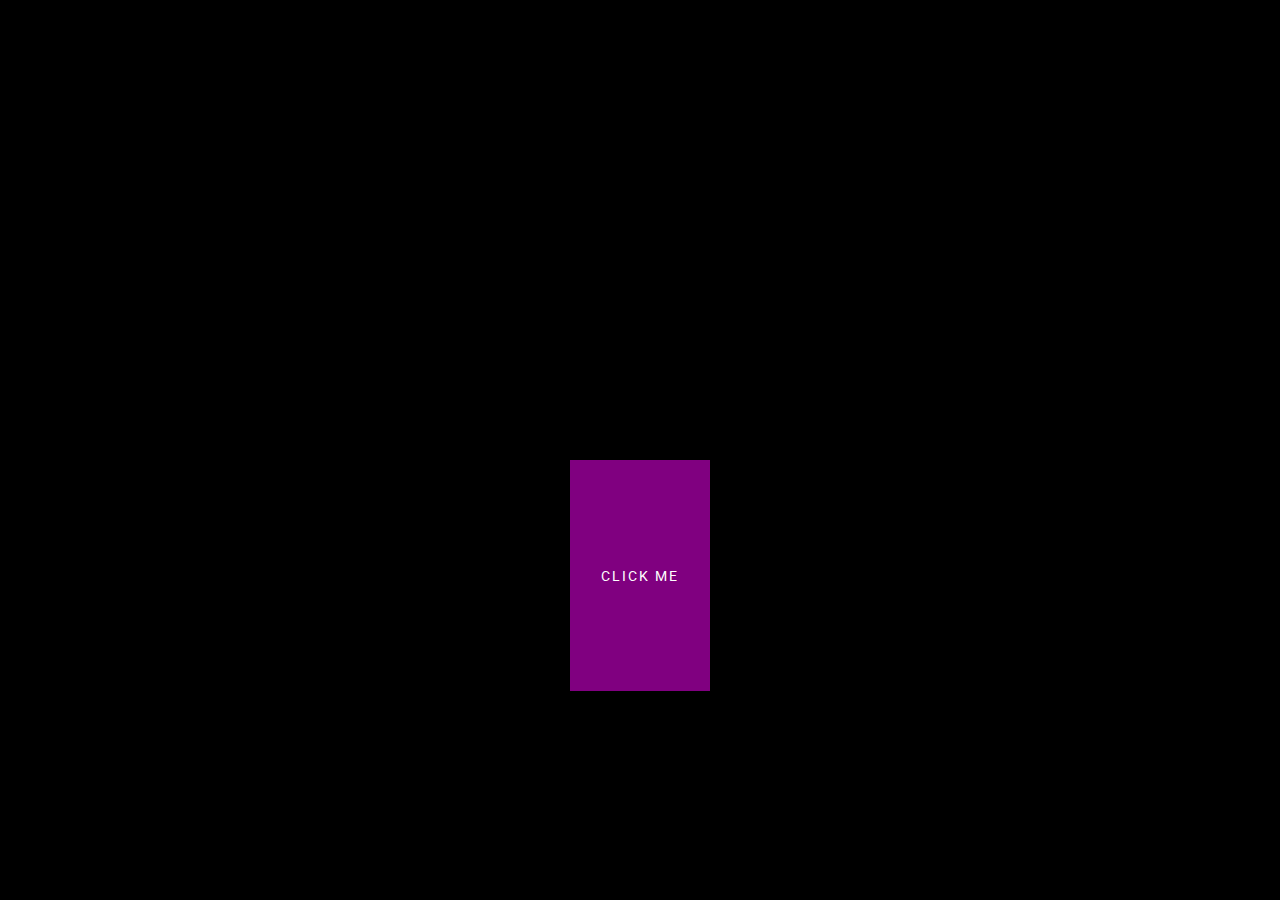
<file: button ripple effect/index.html>
<!DOCTYPE html>
<html lang="en">
  <head>
    <meta charset="UTF-8">
    <meta name="viewport" content="width=device-width, initial-scale=1.0">
    <link rel="stylesheet" href="style.css">
    <title>Button Ripple Effect</title>
  </head>
    <body>
      <button class="ripple">Click Me</button>
      <script src="script.js"></script>
    </body>
</html>
</file>
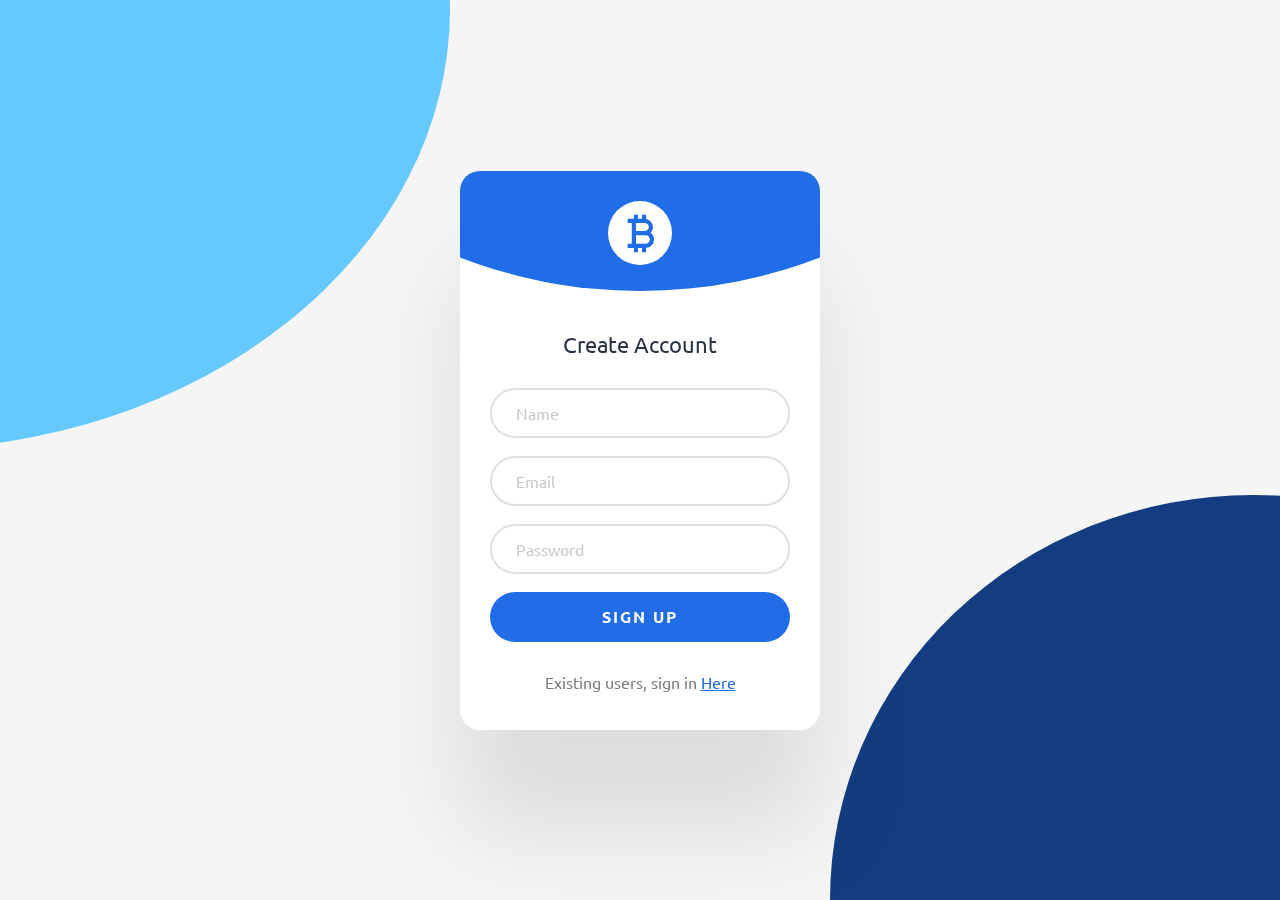
<file: signup form/index.html>
<!DOCTYPE html>
<html lang="en">
  <head>
    <meta charset="UTF-8">
    <meta name="viewport" content="width=device-width, initial-scale=1.0"> 
    <link href="https://unpkg.com/boxicons@2.1.4/css/boxicons.min.css" rel="stylesheet">
    <link rel="stylesheet" href="style.css">
    <title>Signup Form | XiangProg</title>
  </head>
    <body>
      <div class="circle"></div>
    <div class="card">
        <div class="logo">
            <i class="bx bx-bitcoin"></i>
        </div>
        <h2>Create Account</h2>
        <form class="form">
            <input type="text" placeholder="Name">
            <input type="email" placeholder="Email">
            <input type="password" placeholder="Password">
            <button type="submit">SIGN UP</button>
        </form>
        <footer>
            Existing users, sign in
            <a href="#">Here</a>
        </footer>
        </div>
    </body>
</html>
</file>
<file: button ripple effect/style.css>
@import url('https://fonts.googleapis.com/css2?family=Roboto:wght@400;700&display=swap');

* {
  background-color: #000;
  font-family: 'Roboto', sans-serif;
  display: flex;
  flex-direction: column;
  align-items: center;
  justify-content: center;
  height: 100vh;
  overflow: hidden;
  margin: 0;
}

button {
  background-color: purple;
  color: #fff;
  border: 1px purple solid;
  font-size: 14px;
  text-transform: uppercase;
  letter-spacing: 2px;
  padding: 20px 30px;
  overflow: hidden;
  margin: 10px 0;
  position: relative;
}

button:focus {
  outline: none;
}

button .circle {
  position: absolute;
  background-color: #fff;
  width: 100px;
  height: 100px;
  border-radius: 50%;
  transform: translate(-50%, -50%) scale(0);
  animation: scale 0.5s ease-out;
}

@keyframes scale {
  to {
    transform: translate(-50%, -50%) scale(3);
    opacity: 0;
  }
}
</file>
<file: signup form/style.css>
@import url('https://fonts.googleapis.com/css2?family=Ubuntu:wght@300;400;500;700&display=swap');

*{
    box-sizing: border-box;
}
html{
    height: 100%;
}

body{
    height: 100%;
    display: grid;
    place-items: center;
    margin: 0;
    padding: 0 32px;
    background: #f5f5f5;
    font-family: "Ubuntu";
    animation: rotate 6s infinite alternate linear;
}

.circle{
    position: fixed;
    top: -50vmin;
    left: -50vmin;
    width: 100vmin;
    height: 100vmin;
    border-radius: 47% 53% 61% 39% / 45% 51% 49% 55%;
    background: #65c8ff;
}

.circle::after{
    content: "";
    position: inherit;
    right: -50vmin;
    bottom: -55vmin;
    width: inherit;
    height: inherit;
    border-radius: inherit;
    background: #143d81;
}

.card{
    overflow: hidden;
    position: relative;
    z-index: 3;
    width: 100%;
    margin: 0 20px;
    padding: 160px 30px 38px;
    border-radius: 1.25rem;
    background: #fff;
    text-align: center;
    box-shadow: 0 100px 100px rgb(0 0 0 / 10%);
}

.card::before{
    content: "";
    position: absolute;
    background: #216ce7;
    top: -880px;
    left: 50%;
    width: 1000px;
    height: 1000px;
    border-radius: 50%;
    translate: -50% 0;
}

.card .logo{
    position: absolute;
    display: flex;
    align-items: center;
    justify-content: center;
    border-radius: 50%;
    background-color: #fff;
    height: 64px;
    width: 64px;
    top: 30px;
    left: 50%;
    translate: -50% 0;
}

.card .logo i{
    font-size: 50px;
    color: #216ce7;
    font-weight: 500;
}

.card>h2{
    font-size: 22px;
    font-weight: 400;
    margin: 0 0 30px;
    color: #2a3444;
}

.form{
    margin: 0 0 30px;
    display: grid;
    gap: 18px;
}

.form>input, .form>button{
    width: 100%;
    height: 50px;
    border-radius: 28px;
}

.form>input{
    border: 2px solid #e0e0e0;
    font-family: inherit;
    font-size: 16px;
    padding: 0 24px;
    color: #11274c;
    transition: all 0.375s;
}

.form>input:hover{
    border: 2px solid #000;
}

.form>input::placeholder{
    color: #cac8c8;
}

.form>button{
    cursor: pointer;
    width: 100%;
    height: 50px;
    padding: 0 16px;
    background: #216ce7;
    color: #f9f9f9;
    border: 0;
    font-family: inherit;
    font-size: 1rem;
    font-weight: 600;
    text-align: center;
    letter-spacing: 2px;
    transition: all 0.375s;
}

.form>button:hover{
    color: #fff;
    background: #143d81;
}

.card>footer{
    color: #7c7c7c;
}

.card>footer>a{
    color: #216ce7;
    transition: all 0.375s;
}

.card>footer>a:hover{
    color: #143d81;
}

@media (width >=500px) {
    body{
        padding: 0;
    }
    .card{
        margin: 0;
        width: 360px;
    }
}
</file>
